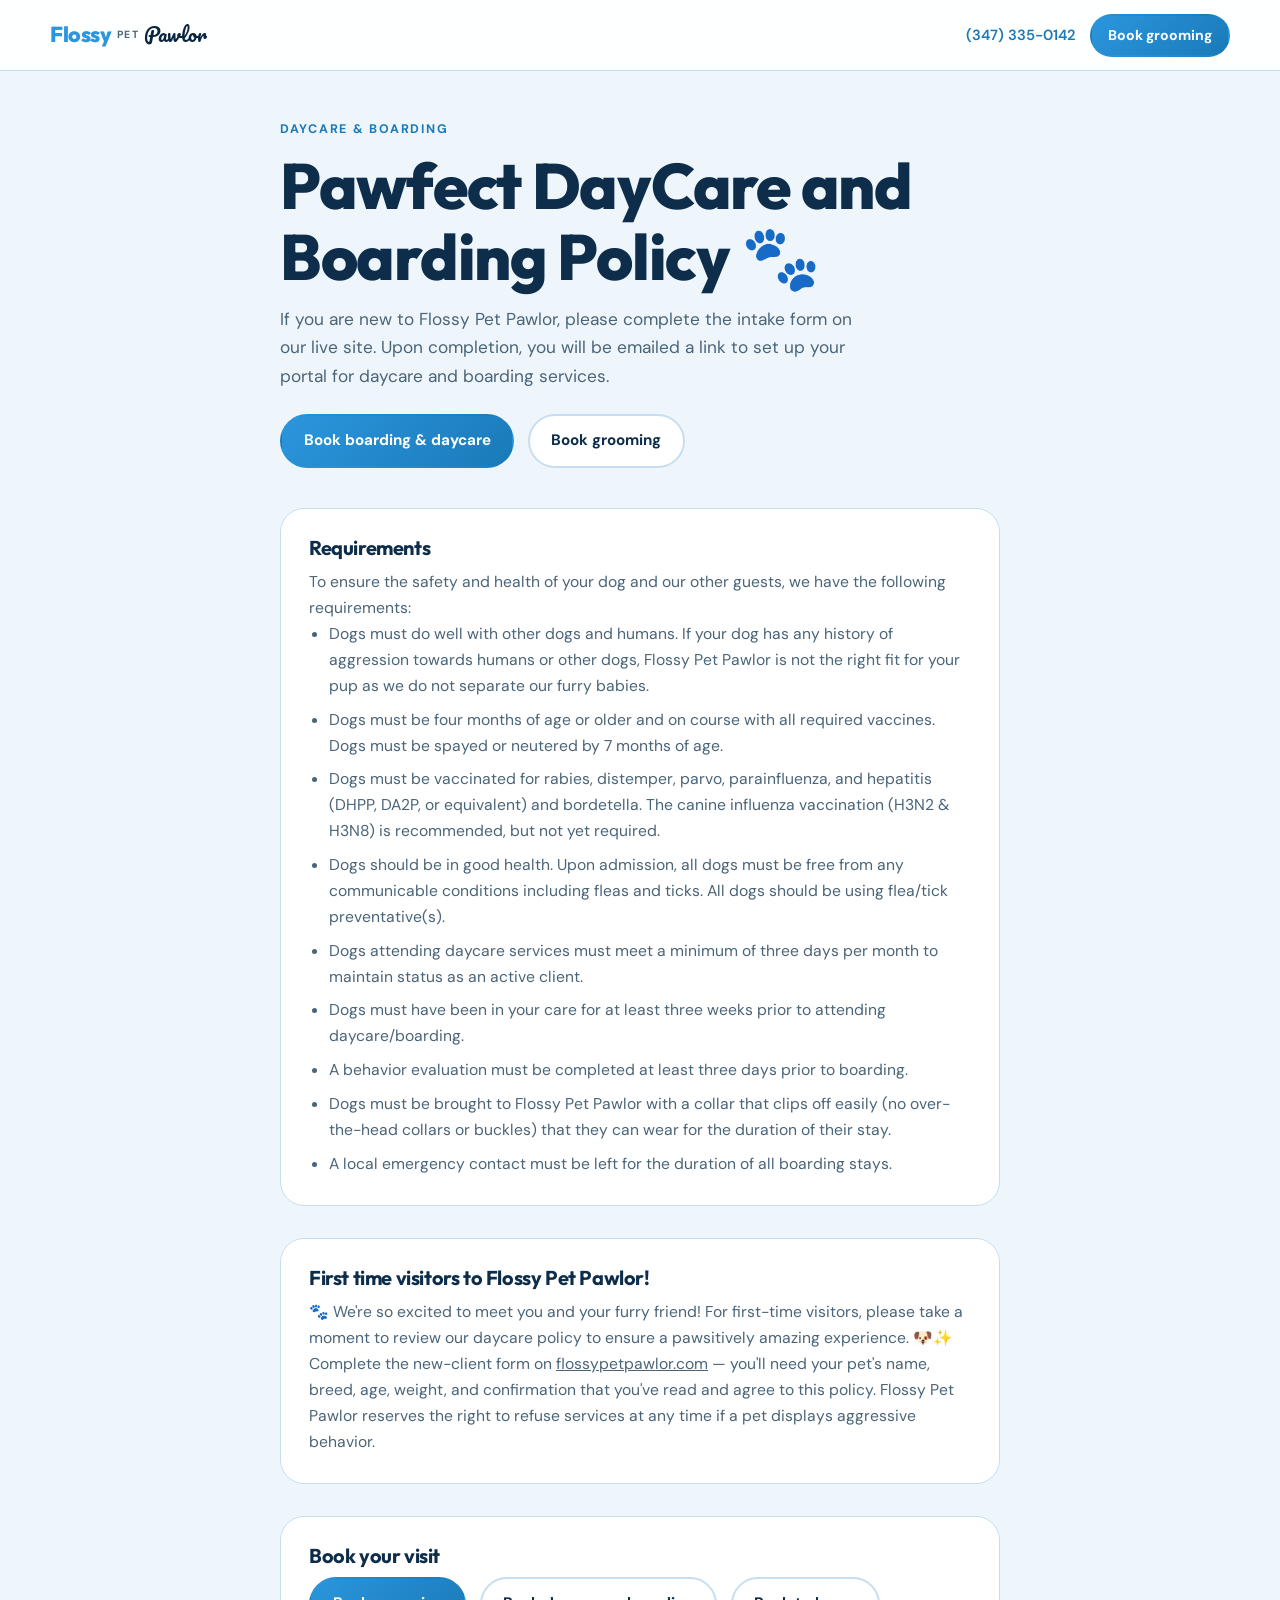
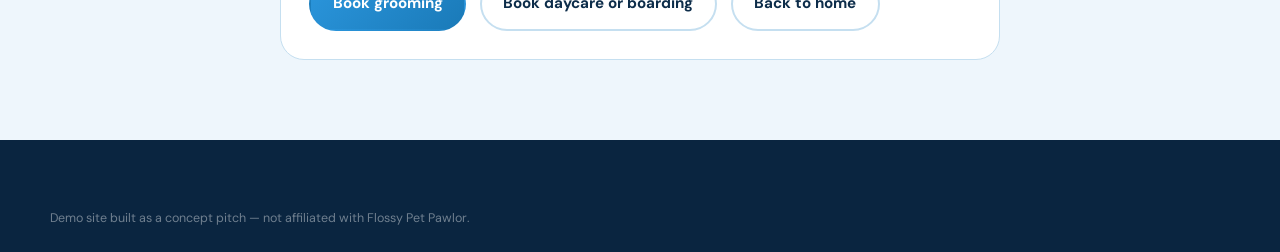
<file: pet-policy.html>
<!DOCTYPE html>
<html lang="en">
<head>
  <meta charset="UTF-8">
  <meta name="viewport" content="width=device-width, initial-scale=1.0">
  <title>Daycare &amp; Boarding Policy | Flossy Pet Pawlor</title>
  <meta name="description" content="Flossy Pet Pawlor daycare and boarding policy — vaccines, temperament, collar requirements, and first-time visitor info.">
  <link rel="preconnect" href="https://fonts.googleapis.com">
  <link rel="preconnect" href="https://fonts.gstatic.com" crossorigin>
  <link href="https://fonts.googleapis.com/css2?family=DM+Sans:ital,opsz,wght@0,9..40,400;0,9..40,500;0,9..40,600;0,9..40,700;1,9..40,400&family=Outfit:wght@600;700;800&family=Pacifico&display=swap" rel="stylesheet">
  <link rel="stylesheet" href="styles.css">
</head>
<body>
  <header class="site-header">
    <div class="container header-inner">
      <a class="logo" href="index.html">
        <span class="logo-flossy">Flossy</span>
        <span class="logo-pet">Pet</span>
        <span class="logo-pawlor">Pawlor</span>
      </a>
      <div class="header-actions">
        <a class="header-phone" href="tel:+13473350142">(347) 335-0142</a>
        <a class="btn btn-primary btn-sm" href="https://flossypetpawlor.square.site/s/appointments" target="_blank" rel="noopener">Book grooming</a>
      </div>
    </div>
  </header>

  <main class="policy-page">
    <div class="container policy-inner reveal visible">
      <p class="eyebrow">Daycare &amp; boarding</p>
      <h1>Pawfect DayCare and Boarding Policy 🐾</h1>
      <p class="section-lead">If you are new to Flossy Pet Pawlor, please complete the intake form on our live site. Upon completion, you will be emailed a link to set up your portal for daycare and boarding services.</p>

      <div class="policy-actions hero-actions">
        <a class="btn btn-primary" href="https://flossypetpawlor.square.site" target="_blank" rel="noopener">Book boarding &amp; daycare</a>
        <a class="btn btn-ghost" href="https://flossypetpawlor.square.site/s/appointments" target="_blank" rel="noopener">Book grooming</a>
      </div>

      <div class="policy-sections">
        <section>
          <h2>Requirements</h2>
          <p>To ensure the safety and health of your dog and our other guests, we have the following requirements:</p>
          <ul>
            <li>Dogs must do well with other dogs and humans. If your dog has any history of aggression towards humans or other dogs, Flossy Pet Pawlor is not the right fit for your pup as we do not separate our furry babies.</li>
            <li>Dogs must be four months of age or older and on course with all required vaccines. Dogs must be spayed or neutered by 7 months of age.</li>
            <li>Dogs must be vaccinated for rabies, distemper, parvo, parainfluenza, and hepatitis (DHPP, DA2P, or equivalent) and bordetella. The canine influenza vaccination (H3N2 &amp; H3N8) is recommended, but not yet required.</li>
            <li>Dogs should be in good health. Upon admission, all dogs must be free from any communicable conditions including fleas and ticks. All dogs should be using flea/tick preventative(s).</li>
            <li>Dogs attending daycare services must meet a minimum of three days per month to maintain status as an active client.</li>
            <li>Dogs must have been in your care for at least three weeks prior to attending daycare/boarding.</li>
            <li>A behavior evaluation must be completed at least three days prior to boarding.</li>
            <li>Dogs must be brought to Flossy Pet Pawlor with a collar that clips off easily (no over-the-head collars or buckles) that they can wear for the duration of their stay.</li>
            <li>A local emergency contact must be left for the duration of all boarding stays.</li>
          </ul>
        </section>

        <section class="policy-welcome">
          <h2>First time visitors to Flossy Pet Pawlor!</h2>
          <p>🐾 We're so excited to meet you and your furry friend! For first-time visitors, please take a moment to review our daycare policy to ensure a pawsitively amazing experience. 🐶✨</p>
          <p>Complete the new-client form on <a href="https://flossypetpawlor.com/privacy-policy" target="_blank" rel="noopener">flossypetpawlor.com</a> — you'll need your pet's name, breed, age, weight, and confirmation that you've read and agree to this policy. Flossy Pet Pawlor reserves the right to refuse services at any time if a pet displays aggressive behavior.</p>
        </section>

        <section>
          <h2>Book your visit</h2>
          <div class="hero-actions">
            <a class="btn btn-primary" href="https://flossypetpawlor.square.site/s/appointments" target="_blank" rel="noopener">Book grooming</a>
            <a class="btn btn-ghost" href="https://flossypetpawlor.square.site" target="_blank" rel="noopener">Book daycare or boarding</a>
            <a class="btn btn-ghost" href="index.html">Back to home</a>
          </div>
        </section>
      </div>
    </div>
  </main>

  <footer class="site-footer">
    <div class="container footer-bottom">
      <p class="demo-note">Demo site built as a concept pitch — not affiliated with Flossy Pet Pawlor.</p>
    </div>
  </footer>

  <script src="main.js"></script>
</body>
</html>
</file>
<file: styles.css>
/* Flossy Pet Pawlor — brand: sky blue reception, blue/white stripes, neon sign */
:root {
  --bg: #eef6fc;
  --surface: #ffffff;
  --text: #0d2d4a;
  --muted: #4a6478;
  --navy: #0a2540;
  --accent: #2b96dd;
  --accent-dark: #1a7ab8;
  --accent-bright: #5eb8f0;
  --accent-soft: #d4ebfa;
  --gold: #f0b429;
  --border: #c5dff0;
  --radius: 16px;
  --radius-lg: 24px;
  --shadow: 0 20px 50px rgba(10, 37, 64, 0.12);
  --shadow-sm: 0 8px 24px rgba(10, 37, 64, 0.08);
  --font-body: "DM Sans", system-ui, sans-serif;
  --font-head: "Outfit", system-ui, sans-serif;
  --font-script: "Pacifico", cursive;
  --container: min(1180px, calc(100% - 2.5rem));
}

*, *::before, *::after { box-sizing: border-box; }

html { scroll-behavior: smooth; }

body {
  margin: 0;
  font-family: var(--font-body);
  color: var(--text);
  background: var(--bg);
  line-height: 1.65;
  padding-bottom: 4.5rem;
  -webkit-font-smoothing: antialiased;
}

.container { width: var(--container); margin-inline: auto; }

a { color: inherit; }

img { max-width: 100%; display: block; }

.icon {
  width: 1.15rem;
  height: 1.15rem;
  flex-shrink: 0;
}

/* ── Logo ───────────────────────────────────────────── */

.logo {
  display: flex;
  align-items: baseline;
  gap: 0.35rem;
  text-decoration: none;
  line-height: 1;
}

.logo-flossy {
  font-family: var(--font-head);
  font-weight: 800;
  font-size: 1.35rem;
  color: var(--accent);
  letter-spacing: -0.02em;
}

.logo-pet {
  font-family: var(--font-body);
  font-size: 0.65rem;
  font-weight: 700;
  text-transform: uppercase;
  letter-spacing: 0.12em;
  color: var(--muted);
  align-self: center;
}

.logo-pawlor {
  font-family: var(--font-script);
  font-size: 1.25rem;
  color: var(--navy);
}

/* ── Header ─────────────────────────────────────────── */

.site-header {
  position: sticky;
  top: 0;
  z-index: 50;
  background: rgba(255, 255, 255, 0.92);
  backdrop-filter: blur(12px);
  border-bottom: 1px solid var(--border);
}

.header-inner {
  display: flex;
  align-items: center;
  justify-content: space-between;
  gap: 1rem;
  padding: 0.85rem 0;
}

.header-nav {
  display: none;
  gap: 1.75rem;
}

.header-nav a {
  text-decoration: none;
  font-weight: 600;
  font-size: 0.92rem;
  color: var(--muted);
  transition: color 0.15s;
}

.header-nav a:hover { color: var(--accent); }

.header-actions {
  display: flex;
  align-items: center;
  gap: 0.85rem;
}

.header-phone {
  display: none;
  align-items: center;
  gap: 0.4rem;
  font-weight: 600;
  font-size: 0.92rem;
  text-decoration: none;
  color: var(--accent-dark);
}

/* ── Buttons ────────────────────────────────────────── */

.btn {
  display: inline-flex;
  align-items: center;
  justify-content: center;
  padding: 0.75rem 1.35rem;
  border-radius: 999px;
  font-weight: 700;
  font-size: 0.95rem;
  text-decoration: none;
  border: 2px solid transparent;
  cursor: pointer;
  transition: transform 0.2s, box-shadow 0.2s, background 0.2s;
  font-family: inherit;
}

.btn:hover {
  transform: translateY(-2px);
  box-shadow: var(--shadow-sm);
}

.btn-primary {
  background: linear-gradient(135deg, var(--accent) 0%, var(--accent-dark) 100%);
  color: #fff;
}

.btn-primary:hover { background: linear-gradient(135deg, var(--accent-bright) 0%, var(--accent) 100%); }

.btn-ghost {
  background: var(--surface);
  border-color: var(--border);
  color: var(--text);
}

.btn-white {
  background: #fff;
  color: var(--navy);
}

.btn-outline-white {
  background: transparent;
  border-color: rgba(255, 255, 255, 0.55);
  color: #fff;
}

.btn-outline-white:hover { background: rgba(255, 255, 255, 0.1); }

.btn-sm { padding: 0.5rem 1rem; font-size: 0.88rem; }
.btn-lg { padding: 1rem 1.75rem; font-size: 1rem; }

/* ── Typography helpers ─────────────────────────────── */

.eyebrow {
  color: var(--accent-dark);
  font-weight: 700;
  font-size: 0.78rem;
  text-transform: uppercase;
  letter-spacing: 0.14em;
  margin: 0 0 0.6rem;
}

h1, h2, h3 {
  font-family: var(--font-head);
  line-height: 1.12;
  margin: 0 0 0.75rem;
  letter-spacing: -0.02em;
}

h1 {
  font-size: clamp(2.4rem, 6vw, 4rem);
  font-weight: 800;
}

h1 em {
  font-style: normal;
  color: var(--accent);
}

h2 {
  font-size: clamp(1.85rem, 3.5vw, 2.65rem);
  font-weight: 700;
}

.section-head { margin-bottom: 2rem; }
.section-head-light .eyebrow { color: var(--accent-bright); }
.section-head-light h2 { color: #fff; }

.section-lead {
  color: var(--muted);
  font-size: 1.08rem;
  max-width: 48ch;
  margin: 0;
}

.lead {
  color: var(--muted);
  font-size: 1.12rem;
  max-width: 50ch;
  margin: 0 0 1.5rem;
}

/* ── Hero ───────────────────────────────────────────── */

.hero {
  position: relative;
  padding: 3rem 0 2.5rem;
  overflow: hidden;
}

.hero-bg {
  position: absolute;
  inset: 0;
  background:
    repeating-linear-gradient(
      0deg,
      transparent,
      transparent 11px,
      rgba(43, 150, 221, 0.07) 11px,
      rgba(43, 150, 221, 0.07) 22px
    ),
    linear-gradient(160deg, #fff 0%, var(--accent-soft) 55%, var(--bg) 100%);
  z-index: 0;
}

.hero-grid {
  position: relative;
  z-index: 1;
  display: grid;
  gap: 2.5rem;
  align-items: center;
}

.hero-actions {
  display: flex;
  flex-wrap: wrap;
  gap: 0.85rem;
}

.hero-visual {
  position: relative;
  min-height: 340px;
}

.hero-main {
  margin: 0;
  border-radius: var(--radius-lg);
  overflow: hidden;
  box-shadow: var(--shadow);
  border: 3px solid #fff;
}

.hero-main img {
  width: 100%;
  height: 100%;
  min-height: 320px;
  object-fit: cover;
  object-position: center 25%;
}

.hero-accent {
  position: absolute;
  bottom: -1.5rem;
  left: -1rem;
  width: 45%;
  margin: 0;
  border-radius: var(--radius);
  overflow: hidden;
  box-shadow: var(--shadow);
  border: 3px solid #fff;
  display: none;
}

.hero-accent img {
  width: 100%;
  aspect-ratio: 4/3;
  object-fit: cover;
}

/* ── Stats bar ──────────────────────────────────────── */

.stats-bar {
  background: var(--navy);
  color: #fff;
  padding: 1.35rem 0;
  border-block: 4px solid var(--accent);
}

.stats-grid {
  display: grid;
  grid-template-columns: repeat(2, 1fr);
  gap: 1.25rem 1rem;
}

.stat strong {
  display: block;
  font-family: var(--font-head);
  font-size: clamp(1.35rem, 3vw, 1.75rem);
  font-weight: 800;
  color: var(--accent-bright);
  line-height: 1.2;
}

.stat span {
  font-size: 0.82rem;
  color: rgba(255, 255, 255, 0.72);
  text-transform: uppercase;
  letter-spacing: 0.06em;
}

/* ── Reviews (dark band) ────────────────────────────── */

.reviews {
  background: linear-gradient(145deg, var(--navy) 0%, #143d5c 100%);
  padding: 4rem 0;
  color: #fff;
}

.review-grid {
  display: grid;
  gap: 1.25rem;
}

.review-card {
  margin: 0;
  background: rgba(255, 255, 255, 0.06);
  border: 1px solid rgba(255, 255, 255, 0.12);
  border-radius: var(--radius);
  padding: 1.75rem;
  backdrop-filter: blur(8px);
  transition: transform 0.25s, border-color 0.25s;
}

.review-card:hover {
  transform: translateY(-4px);
  border-color: rgba(94, 184, 240, 0.45);
}

.review-card-featured {
  background: rgba(43, 150, 221, 0.18);
  border-color: var(--accent);
}

.review-stars {
  color: var(--gold);
  font-size: 1rem;
  letter-spacing: 0.12em;
  margin-bottom: 0.85rem;
}

.review-card p {
  font-size: 1.05rem;
  line-height: 1.55;
  margin: 0;
}

.review-card footer {
  margin-top: 1rem;
  font-size: 0.88rem;
  color: rgba(255, 255, 255, 0.6);
}

.review-link {
  display: inline-flex;
  align-items: center;
  margin-top: 2rem;
  font-weight: 700;
  color: var(--accent-bright);
  text-decoration: none;
}

.review-link:hover { text-decoration: underline; }

.hero-policy {
  margin: 1rem 0 0;
  font-size: 0.92rem;
}

.hero-policy a {
  color: var(--accent-dark);
  font-weight: 600;
  text-decoration: none;
}

.hero-policy a:hover { text-decoration: underline; }

/* ── Experience ─────────────────────────────────────── */

.experience {
  padding: 4.5rem 0;
  background: var(--bg);
}

.gallery {
  padding: 4.5rem 0;
  background: var(--surface);
}

.bento {
  display: grid;
  grid-template-columns: repeat(2, 1fr);
  gap: 0.85rem;
}

.bento-item {
  position: relative;
  padding: 0;
  border: none;
  border-radius: var(--radius);
  overflow: hidden;
  cursor: pointer;
  background: var(--navy);
  aspect-ratio: 1;
}

.bento-item img {
  width: 100%;
  height: 100%;
  object-fit: cover;
  transition: transform 0.4s ease;
}

.bento-item:hover img { transform: scale(1.06); }

.bento-zoom {
  position: absolute;
  bottom: 0.75rem;
  right: 0.75rem;
  background: rgba(255, 255, 255, 0.92);
  color: var(--navy);
  font-size: 0.75rem;
  font-weight: 700;
  padding: 0.35rem 0.75rem;
  border-radius: 999px;
  opacity: 0;
  transform: translateY(6px);
  transition: opacity 0.25s, transform 0.25s;
}

.bento-item:hover .bento-zoom {
  opacity: 1;
  transform: translateY(0);
}

/* ── Services ───────────────────────────────────────── */

.services {
  padding: 4.5rem 0;
  background: var(--bg);
}

.card-grid {
  display: grid;
  gap: 1.25rem;
}

.card {
  position: relative;
  background: var(--surface);
  border: 1px solid var(--border);
  border-radius: var(--radius-lg);
  padding: 2rem 1.75rem;
  box-shadow: var(--shadow-sm);
  transition: transform 0.25s, box-shadow 0.25s;
}

.card:hover {
  transform: translateY(-4px);
  box-shadow: var(--shadow);
}

.card-featured {
  border-color: var(--accent);
  background: linear-gradient(160deg, #fff 0%, var(--accent-soft) 100%);
}

.card-icon {
  width: 2.75rem;
  height: 2.75rem;
  border-radius: 12px;
  background: var(--accent-soft);
  color: var(--accent-dark);
  display: flex;
  align-items: center;
  justify-content: center;
  margin-bottom: 1.25rem;
}

.card-icon svg { width: 1.4rem; height: 1.4rem; }

.badge {
  position: absolute;
  top: 1.25rem;
  right: 1.25rem;
  background: var(--accent);
  color: #fff;
  font-size: 0.7rem;
  font-weight: 800;
  text-transform: uppercase;
  letter-spacing: 0.05em;
  padding: 0.3rem 0.65rem;
  border-radius: 999px;
}

.price {
  font-family: var(--font-head);
  font-size: 1.75rem;
  font-weight: 800;
  color: var(--accent-dark);
  margin: 0.25rem 0 0.65rem;
}

.card p:last-child {
  color: var(--muted);
  margin: 0;
  font-size: 0.98rem;
}

.card-cta { margin-top: 1.25rem; }

.card-grid-2 {
  max-width: 820px;
  margin-inline: auto;
}

/* ── Daycare & boarding ───────────────────────────── */

.daycare-boarding {
  padding: 4.5rem 0;
  background: var(--surface);
  border-block: 1px solid var(--border);
}

.stay-note {
  margin: 2rem 0 0;
  color: var(--muted);
  font-size: 0.95rem;
  text-align: center;
}

.stay-note a {
  color: var(--accent-dark);
  font-weight: 600;
}

/* ── Values ─────────────────────────────────────────── */

.values {
  padding: 4.5rem 0;
  background: var(--bg);
}

.services-extra {
  display: flex;
  flex-wrap: wrap;
  align-items: center;
  gap: 1rem;
  margin-top: 2.5rem;
  padding: 1.25rem 1.5rem;
  background: var(--surface);
  border: 1px solid var(--border);
  border-radius: var(--radius);
}

.extra-pill {
  display: flex;
  align-items: center;
  gap: 0.6rem;
  color: var(--muted);
  font-size: 0.98rem;
}

/* ── How it works ───────────────────────────────────── */

.how {
  padding: 4.5rem 0;
  background: var(--surface);
  border-block: 1px solid var(--border);
}

.how-split {
  display: grid;
  gap: 2.5rem;
  align-items: start;
}

.steps {
  list-style: none;
  padding: 0;
  margin: 0;
  display: grid;
  gap: 1rem;
}

.steps li {
  display: flex;
  gap: 1.25rem;
  align-items: flex-start;
  background: var(--bg);
  border: 1px solid var(--border);
  border-radius: var(--radius);
  padding: 1.35rem 1.5rem;
}

.step-num {
  flex-shrink: 0;
  width: 2.5rem;
  height: 2.5rem;
  border-radius: 50%;
  background: linear-gradient(135deg, var(--accent), var(--accent-dark));
  color: #fff;
  font-family: var(--font-head);
  font-weight: 800;
  display: flex;
  align-items: center;
  justify-content: center;
}

.steps strong {
  display: block;
  font-family: var(--font-head);
  font-size: 1.05rem;
  margin-bottom: 0.2rem;
}

.steps span { color: var(--muted); font-size: 0.95rem; }

/* ── FAQ ────────────────────────────────────────────── */

.faq {
  padding: 4.5rem 0;
}

.faq-grid {
  display: grid;
  gap: 2.5rem;
}

.faq-list details {
  background: var(--surface);
  border: 1px solid var(--border);
  border-radius: var(--radius);
  padding: 0 1.25rem;
  margin-bottom: 0.75rem;
}

.faq-list details[open] {
  border-color: var(--accent);
  box-shadow: var(--shadow-sm);
}

.faq-list summary {
  cursor: pointer;
  font-weight: 700;
  font-family: var(--font-head);
  padding: 1.15rem 0;
  list-style: none;
}

.faq-list summary::-webkit-details-marker { display: none; }

.faq-list p {
  color: var(--muted);
  margin: 0 0 1.15rem;
  padding-top: 0;
}

/* ── Visit ──────────────────────────────────────────── */

.visit {
  padding: 4.5rem 0;
  background: var(--bg);
}

.visit-grid {
  display: grid;
  gap: 1.5rem;
}

.visit-card {
  background: var(--surface);
  border: 1px solid var(--border);
  border-radius: var(--radius-lg);
  padding: 2rem;
  box-shadow: var(--shadow-sm);
}

.visit-details {
  list-style: none;
  padding: 0;
  margin: 1.5rem 0;
  display: grid;
  gap: 1rem;
}

.visit-details li {
  display: flex;
  align-items: flex-start;
  gap: 0.85rem;
  color: var(--muted);
}

.visit-details a {
  color: var(--accent-dark);
  font-weight: 600;
  text-decoration: none;
}

.visit-details a:hover { text-decoration: underline; }

.visit-actions {
  display: flex;
  flex-wrap: wrap;
  gap: 0.75rem;
}

.visit-map iframe {
  width: 100%;
  height: 100%;
  min-height: 320px;
  border: none;
  border-radius: var(--radius-lg);
  box-shadow: var(--shadow);
}

/* ── CTA ────────────────────────────────────────────── */

.cta {
  padding: 5rem 0;
  background:
    repeating-linear-gradient(
      90deg,
      rgba(255,255,255,0.04) 0,
      rgba(255,255,255,0.04) 20px,
      transparent 20px,
      transparent 40px
    ),
    linear-gradient(135deg, var(--accent-dark) 0%, var(--navy) 100%);
  color: #fff;
  text-align: center;
}

.cta h2 { color: #fff; font-size: clamp(2rem, 4vw, 2.75rem); }

.cta p {
  color: rgba(255, 255, 255, 0.82);
  max-width: 44ch;
  margin: 0 auto 2rem;
  font-size: 1.08rem;
}

.cta-actions { justify-content: center; }

/* ── Footer ─────────────────────────────────────────── */

.site-footer {
  background: var(--navy);
  color: rgba(255, 255, 255, 0.75);
  padding: 3rem 0 1.5rem;
}

.footer-grid {
  display: grid;
  gap: 2rem;
  padding-bottom: 2rem;
  border-bottom: 1px solid rgba(255, 255, 255, 0.1);
}

.footer-brand p {
  margin: 0.75rem 0 0;
  font-size: 0.92rem;
  max-width: 28ch;
}

.footer-links strong {
  display: block;
  color: #fff;
  font-family: var(--font-head);
  margin-bottom: 0.5rem;
}

.footer-links p { margin: 0.25rem 0; font-size: 0.92rem; }

.footer-links a {
  color: var(--accent-bright);
  text-decoration: none;
}

.footer-links a:hover { text-decoration: underline; }

.footer-bottom { padding-top: 1.25rem; }

.demo-note {
  font-size: 0.78rem;
  opacity: 0.55;
  margin: 0;
}

/* ── Lightbox ───────────────────────────────────────── */

.lightbox {
  position: fixed;
  inset: 0;
  z-index: 100;
  background: rgba(10, 37, 64, 0.92);
  display: flex;
  align-items: center;
  justify-content: center;
  padding: 2rem;
  backdrop-filter: blur(8px);
}

.lightbox[hidden] { display: none; }

.lightbox figure { margin: 0; max-width: 900px; width: 100%; }

.lightbox img {
  width: 100%;
  max-height: 75vh;
  object-fit: contain;
  border-radius: var(--radius);
}

.lightbox figcaption {
  color: rgba(255, 255, 255, 0.8);
  text-align: center;
  margin-top: 1rem;
  font-size: 0.95rem;
}

.lightbox-close {
  position: absolute;
  top: 1.25rem;
  right: 1.25rem;
  background: rgba(255, 255, 255, 0.15);
  border: none;
  color: #fff;
  font-size: 2rem;
  width: 3rem;
  height: 3rem;
  border-radius: 50%;
  cursor: pointer;
  line-height: 1;
}

.lightbox-close:hover { background: rgba(255, 255, 255, 0.25); }

/* ── Scroll reveal ──────────────────────────────────── */

.reveal {
  opacity: 0;
  transform: translateY(28px);
  transition: opacity 0.65s ease, transform 0.65s ease;
}

.reveal.visible {
  opacity: 1;
  transform: translateY(0);
}

/* ── Mobile bar ─────────────────────────────────────── */

.mobile-bar {
  position: fixed;
  bottom: 0;
  left: 0;
  right: 0;
  z-index: 40;
  display: flex;
  border-top: 1px solid var(--border);
  background: var(--surface);
  box-shadow: 0 -8px 32px rgba(10, 37, 64, 0.12);
}

.mobile-bar a {
  flex: 1;
  text-align: center;
  padding: 1rem;
  font-weight: 800;
  text-decoration: none;
  font-family: var(--font-head);
}

.mobile-bar-call { color: var(--accent-dark); }
.mobile-bar-secondary { color: var(--muted); background: var(--bg); }
.mobile-bar-book { background: var(--accent); color: #fff; }

/* ── Responsive ─────────────────────────────────────── */

@media (min-width: 640px) {
  .stats-grid { grid-template-columns: repeat(4, 1fr); }
  .bento-large { grid-row: span 2; grid-column: span 1; }
  .bento-wide { grid-column: span 2; aspect-ratio: 2.2/1; }
}

/* ── Policy page ────────────────────────────────────── */

.policy-page {
  padding: 3rem 0 5rem;
  background: var(--bg);
}

.policy-inner {
  max-width: 720px;
}

.policy-inner .section-lead a {
  color: var(--accent-dark);
  font-weight: 600;
}

.policy-sections {
  margin-top: 2.5rem;
  display: grid;
  gap: 2rem;
}

.policy-sections section {
  background: var(--surface);
  border: 1px solid var(--border);
  border-radius: var(--radius-lg);
  padding: 1.75rem;
}

.policy-sections h2 {
  font-size: 1.25rem;
  margin-bottom: 0.65rem;
}

.policy-sections p,
.policy-sections li {
  color: var(--muted);
  margin: 0;
  font-size: 0.98rem;
}

.policy-actions {
  margin: 1.5rem 0 2rem;
}

.policy-welcome {
  border-color: var(--accent);
  background: linear-gradient(160deg, #fff 0%, var(--accent-soft) 100%);
}

.policy-sections ul {
  margin: 0;
  padding-left: 1.25rem;
  display: grid;
  gap: 0.5rem;
}

@media (min-width: 768px) {
  body { padding-bottom: 0; }
  .mobile-bar { display: none; }
  .header-nav { display: flex; }
  .header-phone { display: inline-flex; }

  .hero { padding: 4.5rem 0 3rem; }
  .hero-grid { grid-template-columns: 1fr 1fr; gap: 3rem; }
  .hero-accent { display: block; }

  .review-grid { grid-template-columns: repeat(3, 1fr); }
  .bento { grid-template-columns: 1.2fr 1fr 1fr; grid-template-rows: auto auto; }
  .card-grid { grid-template-columns: repeat(3, 1fr); }
  .card-grid-2 { grid-template-columns: repeat(2, 1fr); }
  .how-split { grid-template-columns: 0.9fr 1.1fr; align-items: center; }
  .faq-grid { grid-template-columns: 0.85fr 1.15fr; }
  .visit-grid { grid-template-columns: 0.45fr 0.55fr; min-height: 380px; }
  .footer-grid { grid-template-columns: 1.5fr 1fr 1fr 1fr; }
}

@media (min-width: 1024px) {
  .hero-visual { min-height: 440px; }
  .hero-main img { min-height: 420px; }
}

@media (max-width: 767px) {
  .header-nav { display: none; }
}

@media (prefers-reduced-motion: reduce) {
  .reveal { opacity: 1; transform: none; transition: none; }
  .btn:hover, .card:hover, .review-card:hover { transform: none; }
}
</file>
